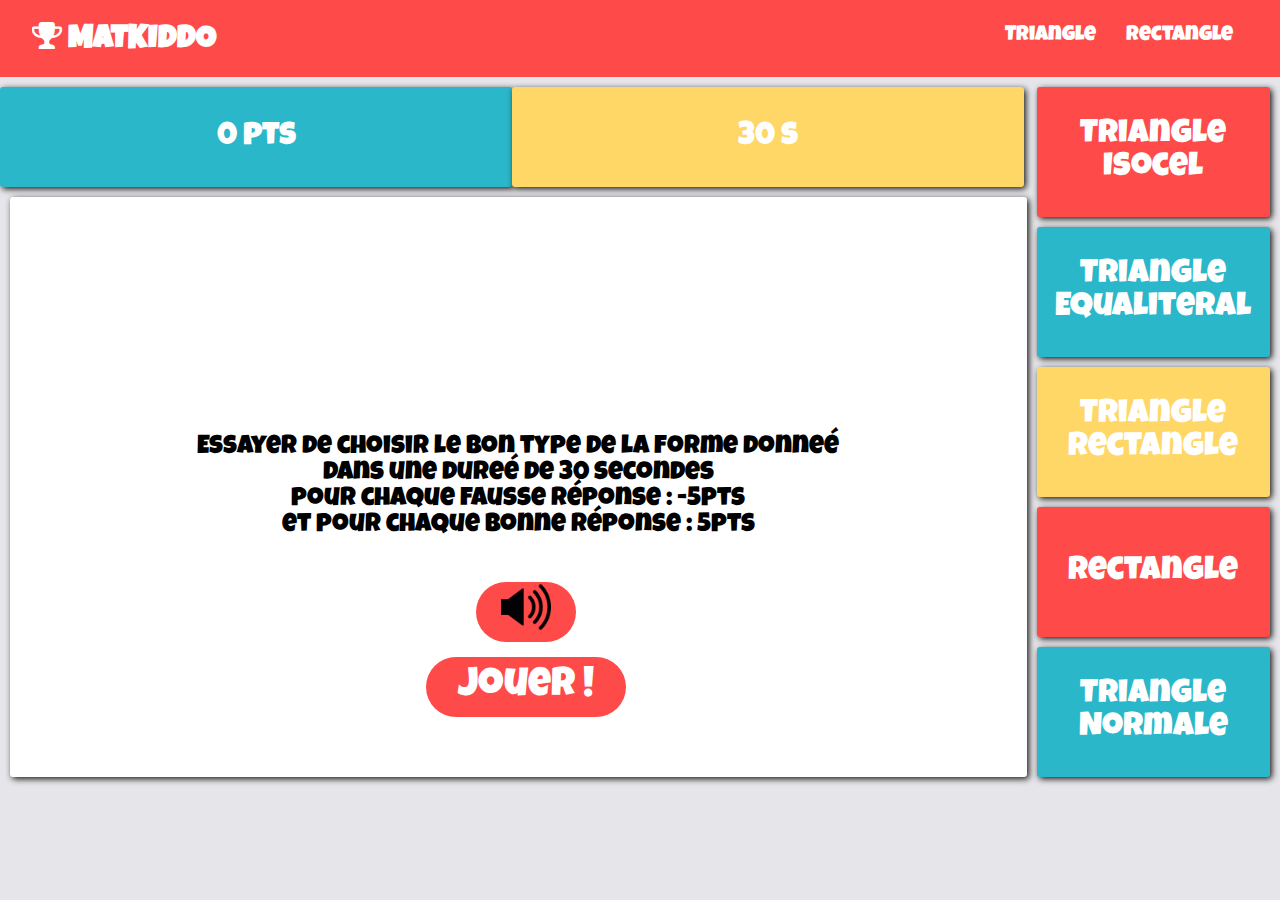
<file: View/game/Jouer.html>
<!DOCTYPE html>
<html lang="en">
<head>
  <meta charset="UTF-8">
  <meta name="viewport" content="width=device-width, initial-scale=1.0">
  <link rel="stylesheet" href="https://cdnjs.cloudflare.com/ajax/libs/font-awesome/4.7.0/css/font-awesome.min.css">
  <link rel="stylesheet" href="../css/style.css">
  <title>Joue</title>
</head>
<body>
  <header>
    <div class="container">
      <div class="nav">
        <h2><span><i class="fa fa-trophy" aria-hidden="true"></i></span> MATKIDDO</h2>
        <nav>
          <ul>
            <li><a href="../Triangle/learn/LearnTriangles.html">Triangle</a> </li>
            <li><a href="../Rectangle/learn/LearnRectangle.html">Rectangle</a></li>
          </ul>
        </nav>
      </div>
    </div>
  </header>
  <div style="display: flex;align-items: center">
  <div class="options" style="background-color: #2AB7CA;height: 100px;width: 40%">
    <p id="score" style="font-size: 32px">0 pts</p>
  </div>
  <div class="options" style="background-color: #FED766;height: 100px;width: 40%">
    <p id="timer" style="font-size: 32px">30 s</p>
  </div>
  </div>
  <div class="wrapper" >
    <div class="equation" id="intro">
      Essayer de choisir le bon type de la forme donneé <br>dans une dureé de 30 secondes<br>pour chaque fausse réponse : -5pts<br>
      et pour chaque bonne réponse : 5pts
      <button style="margin-top: 400px;margin-right: -50px;cursor: pointer;width: 200px;font-size: 2.5rem;"  id="play" > Jouer !</button>
      <button id="voice" style="margin-top: 250px;width: 100px;cursor: pointer">
        <img src="../sources/volume-level.png" width="50px" >
      </button>
    </div>
    <div class="answer-options" style="margin-top: -110px">
      <div class="options response" id="Isocele" style="background-color: #FE4A49;height: 130px" >
        <p id="option1"> Triangle Isocel</p>
      </div>
      <div class="options response" id="Equaliteral" style="background-color: #2AB7CA;height: 130px">
        <p id="option2"> Triangle Equaliteral</p>
      </div>
      <div class="options response" id="TriangleRectangle" style="background-color: #FED766;height: 130px">
        <p id="option3">Triangle Rectangle</p>
      </div>
      <div class="options response" id="Rectangle" style="background-color: #FE4A49;height: 130px">
        <p id="option4">Rectangle</p>
      </div>
      <div class="options response" id="Normal" style="background-color: #2AB7CA;height: 130px">
        <p id="option5">Triangle Normale</p>
      </div>
    </div>
  </div>

  <script src="../js/jquery.min.js"></script>
  <script src="../js/game1.js" sync></script>
<script>


  $('#play').click(function (){
    $('#intro').html(`<div class="wrapper" ><canvas id="canvas" style="background: url('../sources/25348.jpg');background-size: cover" class="equation"></canvas></div>`);
    const canvas = document.getElementById("canvas");
    const ctx = canvas.getContext("2d");

    canvas.height = 580;
    canvas.width = 1100;
      generateShape(ctx);
      play(ctx);

  })
var on = false;
  var voice = new Audio('../sources/8f0a841d-c88b-4496-bc7a-dc09a0e2d6d5.mp3');

  $('#voice').click(function (){
    on = !on;
    if (on){
      voice.play();
    }
    else {
      voice.pause();
    }
  })
</script>
</body>

</html>
</file>
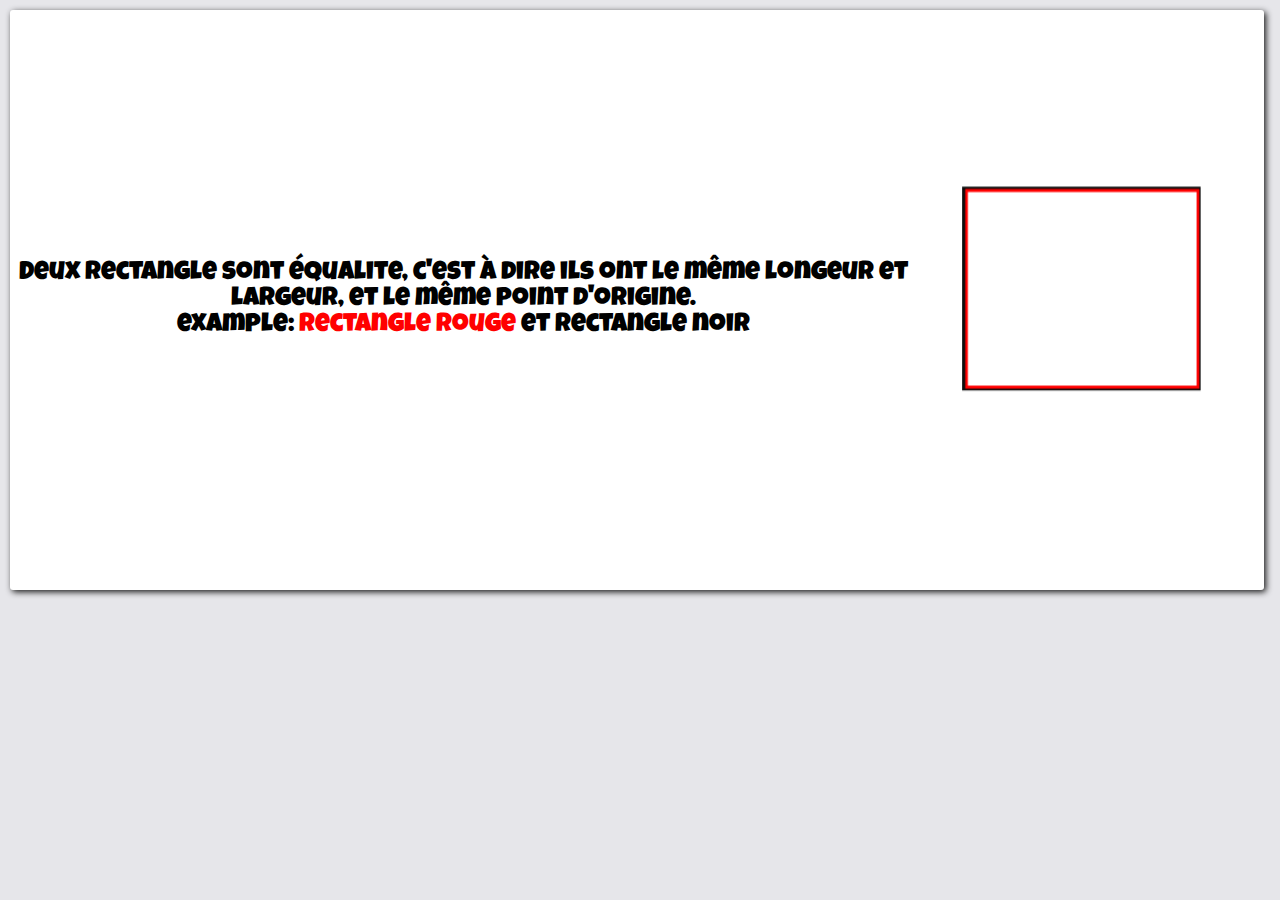
<file: View/Rectangle/learn/Equalite.html>
<!DOCTYPE html>
<html lang="en">

<head>
  <meta charset="UTF-8">
  <meta name="viewport" content="width=device-width, initial-scale=1.0">
  <link rel="stylesheet" href="https://cdnjs.cloudflare.com/ajax/libs/font-awesome/4.7.0/css/font-awesome.min.css">
  <link rel="stylesheet" href="../../css/style.css">
  <title></title>
</head>

<body>

    <div class="equation" style="width: 98%;height: 580px">
      <h6 style="display: none">equalite</h6>
      <p>Deux rectangle sont équalite, c'est à dire ils ont le même longeur
         et largeur, et le même point d'origine.<br>
          example: <shape style="color: red;">rectangle rouge</shape> et <shape style="color: black;"> rectangle noir</shape></shape></p>
        <img style="width: 330px;height:270px;margin-left: 3px;margin-right: 15px;"
         src="../../sources/equalite.png">
    </div>
</body>

</html>
</file>
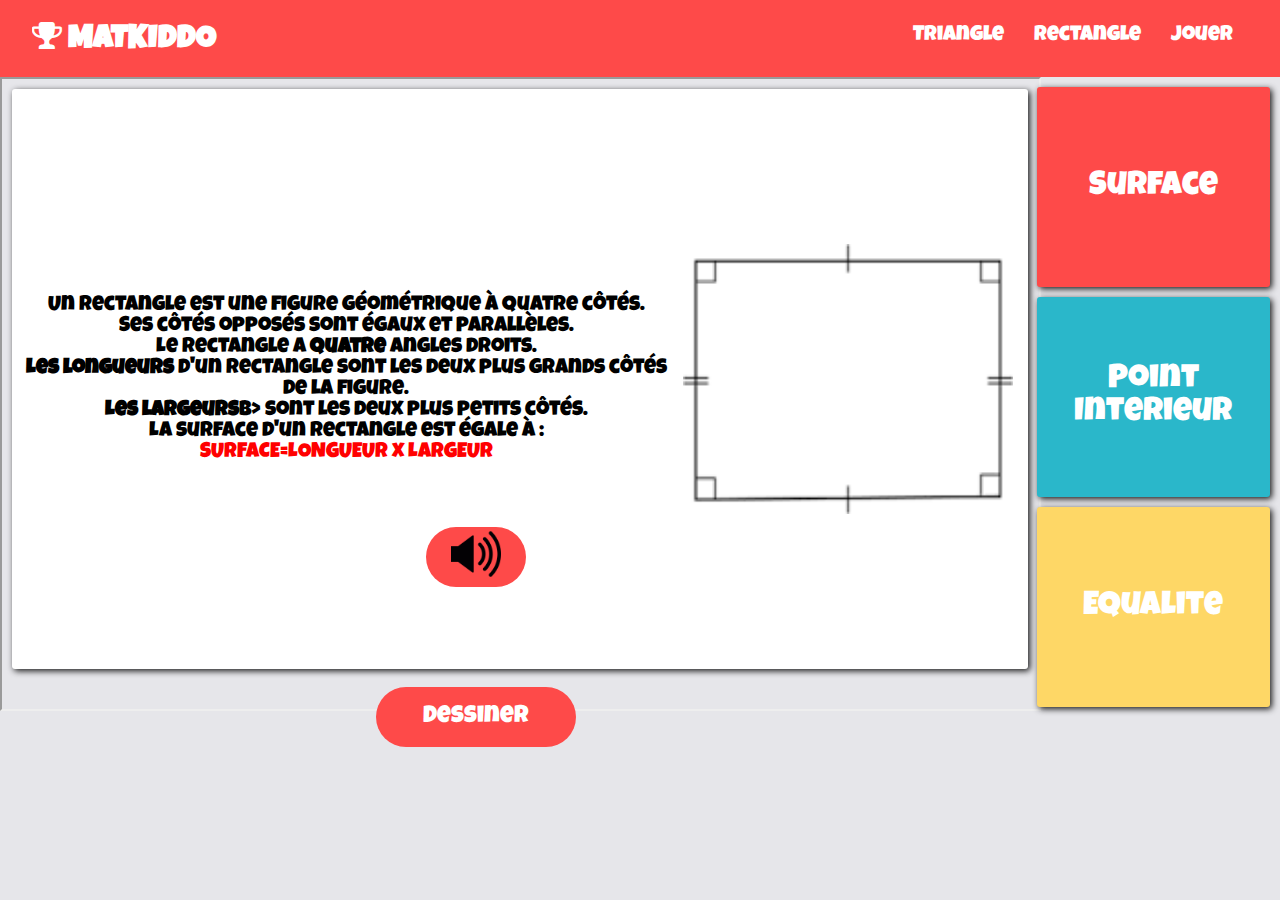
<file: View/Rectangle/learn/LearnRectangle.html>
<!DOCTYPE html>
<html lang="en">

<head>
  <meta charset="UTF-8">
  <meta name="viewport" content="width=device-width, initial-scale=1.0">
  <link rel="stylesheet" href="https://cdnjs.cloudflare.com/ajax/libs/font-awesome/4.7.0/css/font-awesome.min.css">
  <link rel="stylesheet" href="../../css/style.css">
  <title></title>
</head>

<body>
<header>
  <div class="container">
    <div class="nav">
      <h2><span><i class="fa fa-trophy" aria-hidden="true"></i></span> MATKIDDO</h2>
      <nav>
        <ul>
          <li><a href="../../Triangle/learn/LearnTriangles.html">Triangle</a> </li>
          <li><a href="../../Rectangle/learn/LearnRectangle.html">Rectangle</a></li>
          <li><a href="../../game/Jouer.html">Jouer</a></li>
        </ul>
      </nav>
    </div>
  </div>
</header>
<div class="wrapper">
   <iframe id="frame" src="RectangleSurface.html" width="100%" height="100%"></iframe>
  <button id="voice" style="margin-top: 450px;margin-right:50px;width: 100px;cursor: pointer">
    <img src="../../sources/volume-level.png" width="50px" >
  </button>
  <div class="answer-options">
    <div class="options" id="RectangleSurface" style="background-color: #FE4A49;">
      <p >Surface</p>
    </div>
    <div class="options" id="PointInterieur" style="background-color: #2AB7CA;">
      <p>Point<br/>Interieur</p>
    </div>
    <div class="options" id="Equalite" style="background-color: #FED766;">
      <p>Equalite</p>
    </div>
  </div>
</div>
<button style="margin-top: -20px;cursor: pointer" id="draw">Dessiner</button>
<script src="../../js/jquery.min.js"></script>
<script src="../../js/learnRectangle.js"></script>
</body>

</html>
</file>
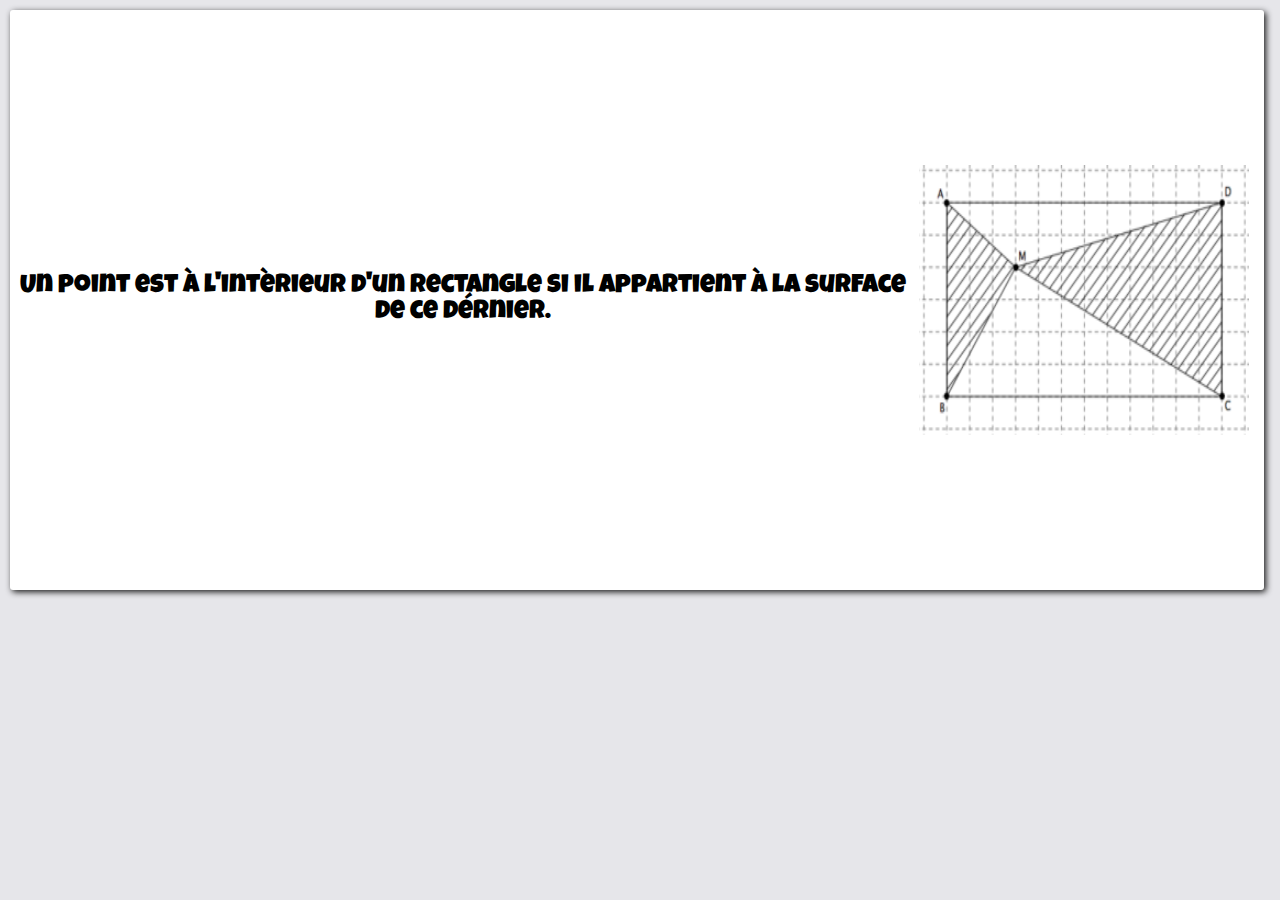
<file: View/Rectangle/learn/PointInterieur.html>
<!DOCTYPE html>
<html lang="en">

<head>
  <meta charset="UTF-8">
  <meta name="viewport" content="width=device-width, initial-scale=1.0">
  <link rel="stylesheet" href="https://cdnjs.cloudflare.com/ajax/libs/font-awesome/4.7.0/css/font-awesome.min.css">
  <link rel="stylesheet" href="../../css/style.css">
  <title></title>
</head>

<body>
  <div class="equation" style="width: 98%;height: 580px">
    <h6 style="display: none">PointInterieur</h6>
    <p>Un point est à l'intèrieur d'un rectangle si il appartient 
      à la surface de ce dérnier. </p>
    <img style="width: 330px;height:270px;margin-left: 3px;margin-right: 15px;" src="../../sources/pointInterieur.png">
  </div>
</body>

</html>
</file>
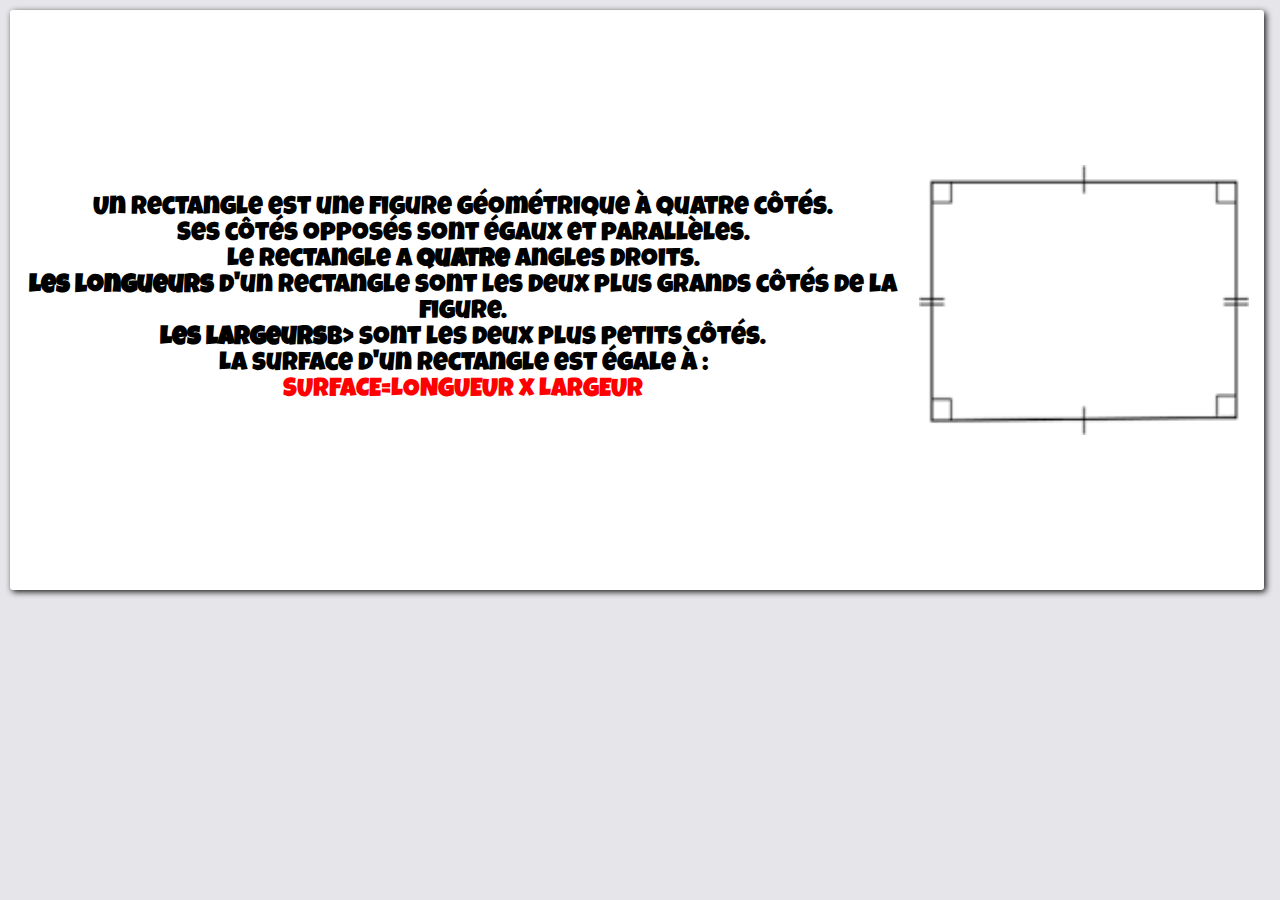
<file: View/Rectangle/learn/RectangleSurface.html>
<!DOCTYPE html>
<html lang="en">

<head>
  <meta charset="UTF-8">
  <meta name="viewport" content="width=device-width, initial-scale=1.0">
  <link rel="stylesheet" href="https://cdnjs.cloudflare.com/ajax/libs/font-awesome/4.7.0/css/font-awesome.min.css">
  <link rel="stylesheet" href="../../css/style.css">
  <title></title>
</head>

<body>
  <div class="equation" style="width: 98%;height: 580px">
    <h6 style="display: none">Surface</h6>
    <p>Un rectangle est une figure géométrique à quatre côtés.<br/>
    Ses côtés opposés sont égaux et parallèles.<br/>
    Le rectangle a <b>quatre</b> angles droits.<br/>
    <b>Les longueurs</b> d'un rectangle sont les deux plus grands côtés de la figure.<br/>
    <b>Les largeurs</b>b> sont les deux plus petits côtés.<br/>
    La surface d'un rectangle est égale à :<br/>
    <formule style="color: red;">SURFACE=LONGUEUR x LARGEUR</formule></p>
    <img style="width: 330px;height:270px;margin-left: 3px;margin-right: 15px;" src="../../sources/rectangle.png">
  </div>
</body>

</html>
</file>
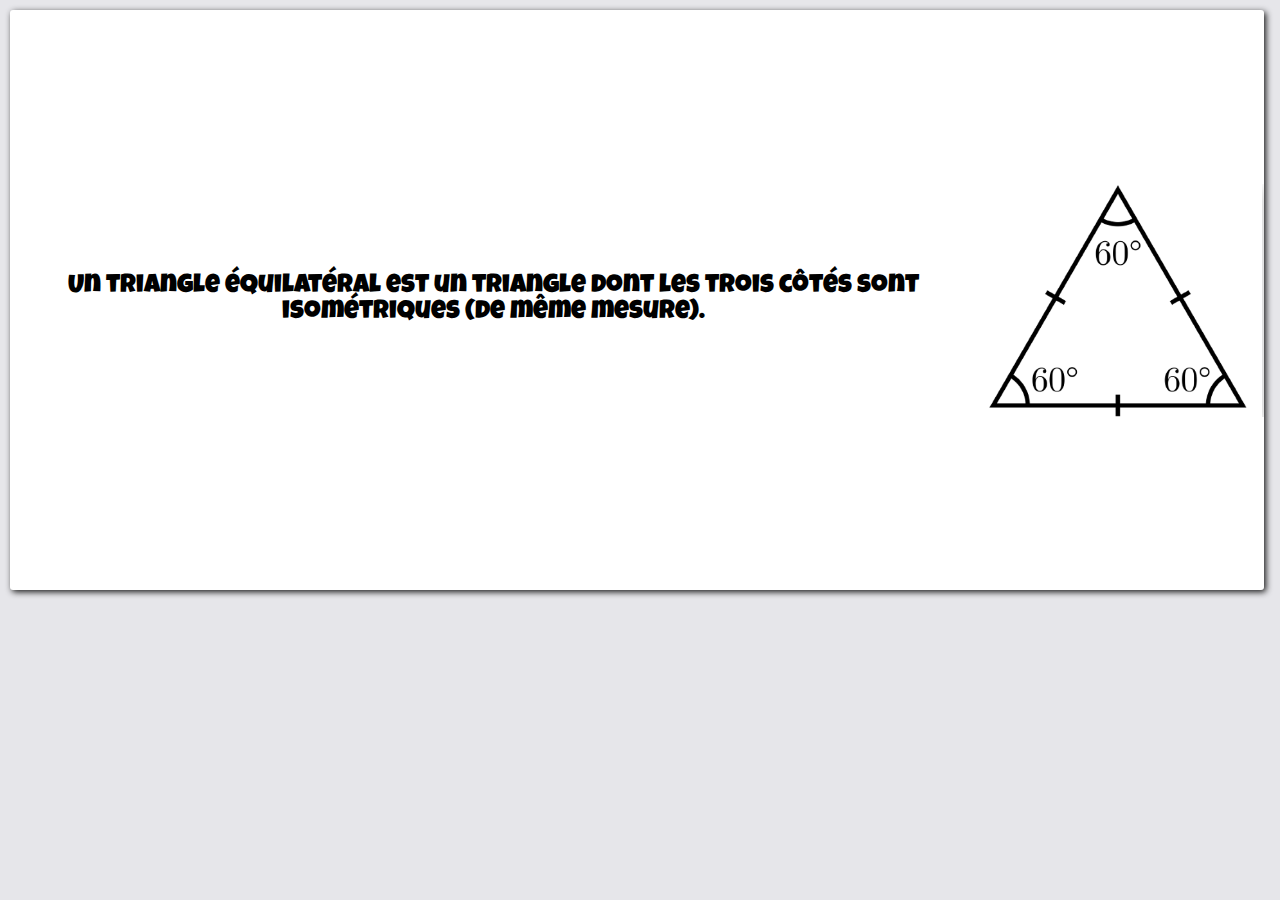
<file: View/Triangle/learn/Equaliteral.html>
<!DOCTYPE html>
<html lang="en">

<head>
  <meta charset="UTF-8">
  <meta name="viewport" content="width=device-width, initial-scale=1.0">
  <link rel="stylesheet" href="https://cdnjs.cloudflare.com/ajax/libs/font-awesome/4.7.0/css/font-awesome.min.css">
  <link rel="stylesheet" href="../../css/style.css">
  <title></title>
</head>

<body>

    <div class="equation" style="width: 98%;height: 580px">
      <h6 style="display: none">équilatéral</h6>
      <p>Un triangle équilatéral est un triangle
         dont les trois côtés sont isométriques (de même mesure). </p>
        <img src="../../sources/Tequal.png">
    </div>
</body>

</html>
</file>
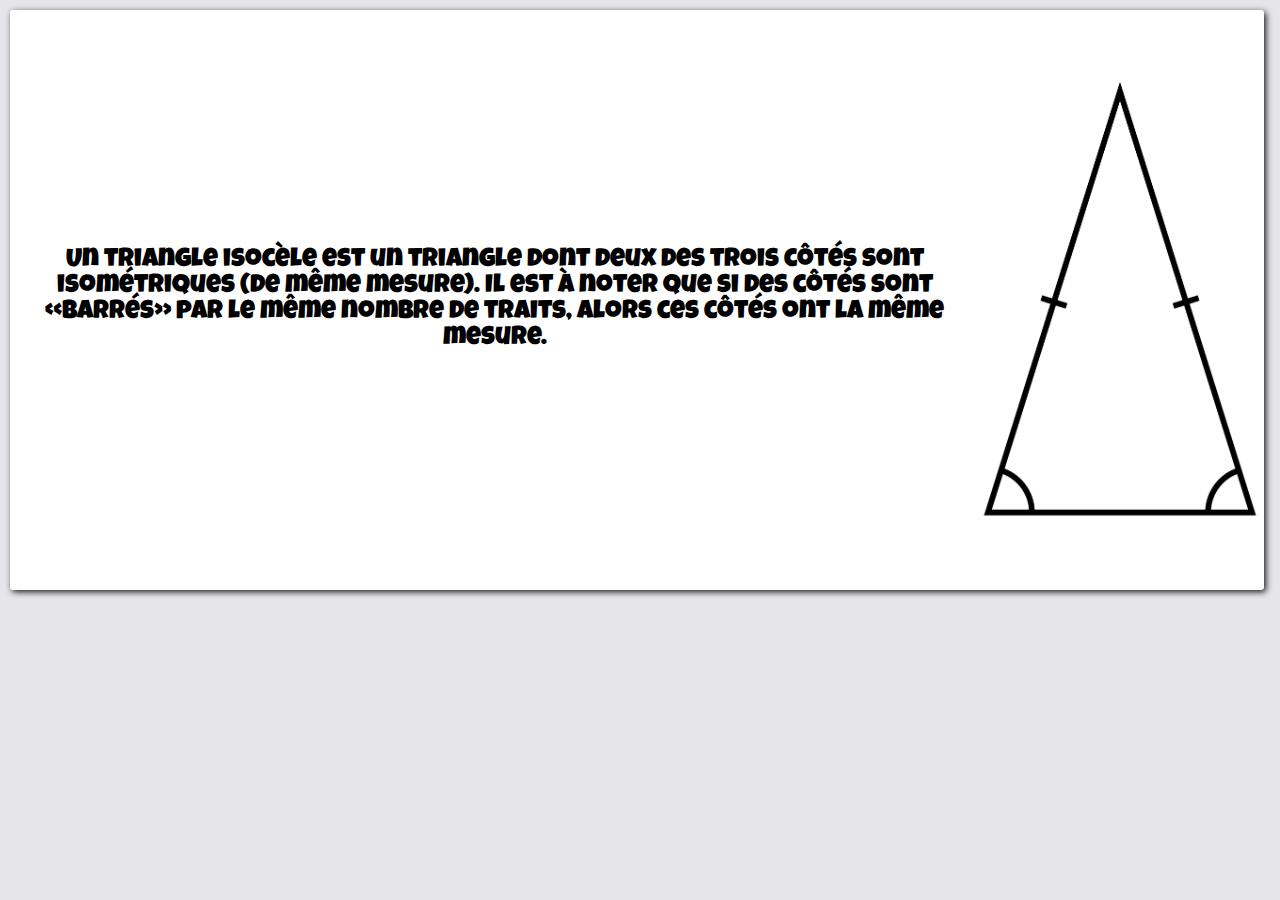
<file: View/Triangle/learn/Isocele.html>
<!DOCTYPE html>
<html lang="en">

<head>
  <meta charset="UTF-8">
  <meta name="viewport" content="width=device-width, initial-scale=1.0">
  <link rel="stylesheet" href="https://cdnjs.cloudflare.com/ajax/libs/font-awesome/4.7.0/css/font-awesome.min.css">
  <link rel="stylesheet" href="../../css/style.css">
  <title></title>
</head>

<body>
<div class="equation" style="width: 98%;height: 580px">
  <h6 style="display: none">isocele</h6>
  <p>Un triangle isocèle est un triangle dont
     deux des trois côtés sont isométriques (de même mesure).
     Il est à noter que si des côtés sont «barrés» par le même
      nombre de traits, alors ces côtés ont la même mesure. </p>
        <img src="../../sources/Tisocele.png">
    </div>
</body>

</html>
</file>
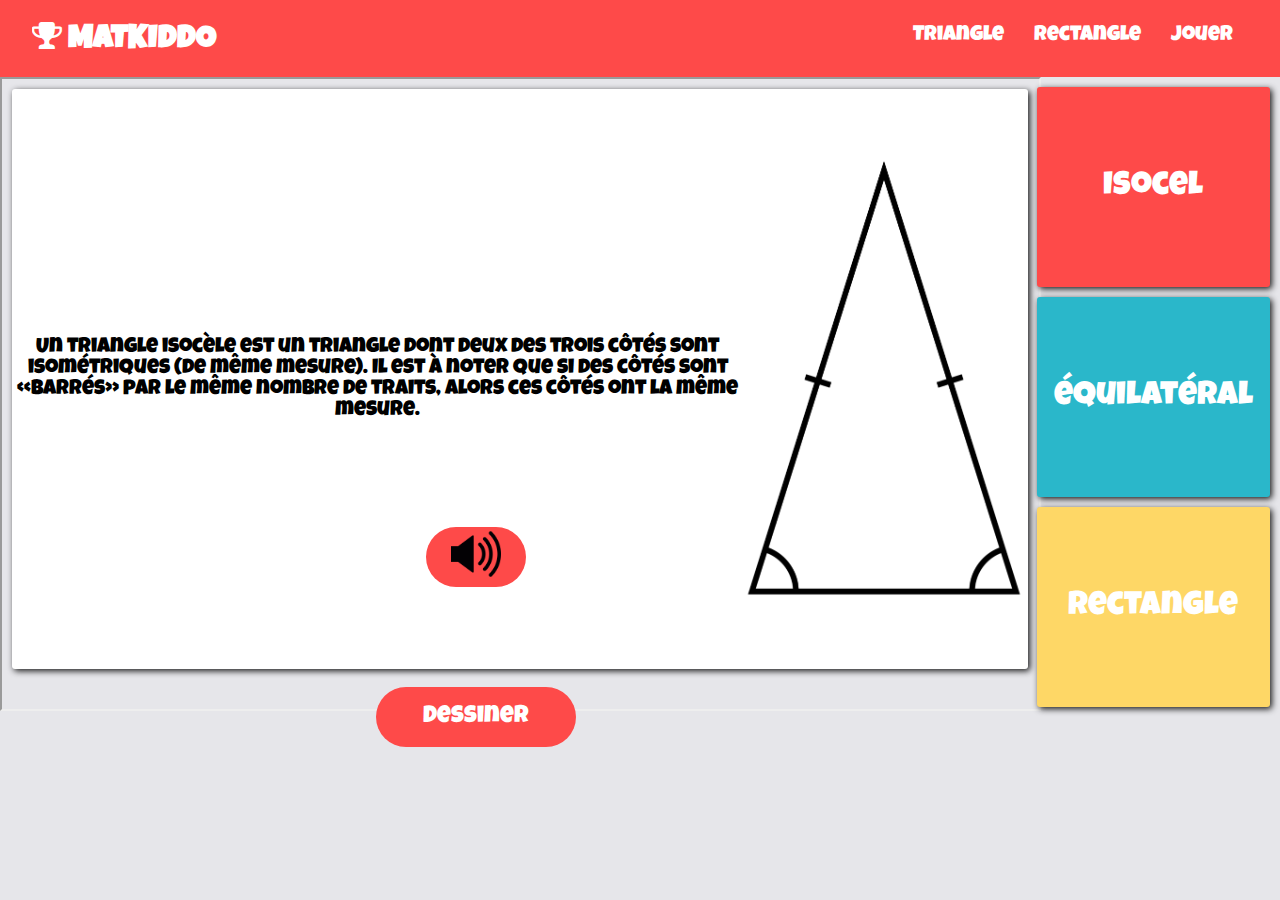
<file: View/Triangle/learn/LearnTriangles.html>
<!DOCTYPE html>
<html lang="en">

<head>
  <meta charset="UTF-8">
  <meta name="viewport" content="width=device-width, initial-scale=1.0">
  <link rel="stylesheet" href="https://cdnjs.cloudflare.com/ajax/libs/font-awesome/4.7.0/css/font-awesome.min.css">
  <link rel="stylesheet" href="../../css/style.css">
  <title></title>
</head>

<body>
<header>
  <div class="container">
    <div class="nav">
      <h2><span><i class="fa fa-trophy" aria-hidden="true"></i></span> MATKIDDO</h2>
      <nav>
        <ul>
          <li><a href="../learn/LearnTriangles.html">Triangle</a> </li>
          <li><a href="../../Rectangle/learn/LearnRectangle.html">Rectangle</a></li>
          <li><a href="../../game/Jouer.html">Jouer</a></li>
        </ul>
      </nav>
    </div>
  </div>
</header>
<div class="wrapper">
   <iframe id="frame" src="Isocele.html" width="100%" height="100%"></iframe>
  <button id="voice" style="margin-top: 450px;margin-right:50px;width: 100px;cursor: pointer">
  <img src="../../sources/volume-level.png" width="50px" >
</button>
  <div class="answer-options">
    <div class="options" id="Isocele" style="background-color: #FE4A49;">
      <p >Isocel</p>
    </div>
    <div class="options" id="Equaliteral" style="background-color: #2AB7CA;">
      <p >équilatéral</p>
    </div>
    <div class="options" id="TriangleRectangle" style="background-color: #FED766;">
      <p >Rectangle</p>
    </div>
  </div>
</div>

<button style="margin-top: -20px;cursor: pointer" id="draw">Dessiner</button>
<script src="../../js/jquery.min.js"></script>
<script src="../../js/learnPageScript.js"></script>
</body>

</html>
</file>
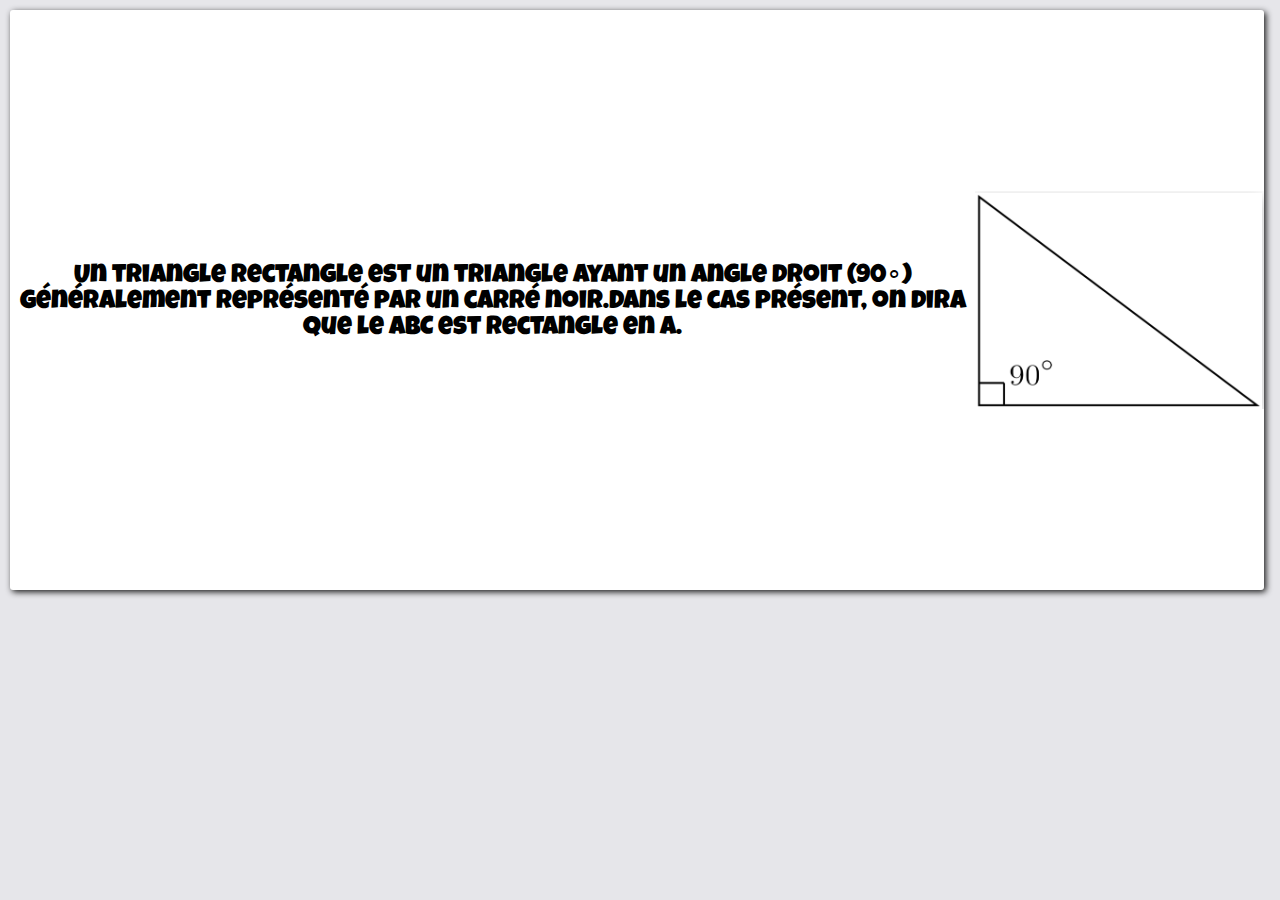
<file: View/Triangle/learn/TriangleRectangle.html>
<!DOCTYPE html>
<html lang="en">

<head>
  <meta charset="UTF-8">
  <meta name="viewport" content="width=device-width, initial-scale=1.0">
  <link rel="stylesheet" href="https://cdnjs.cloudflare.com/ajax/libs/font-awesome/4.7.0/css/font-awesome.min.css">
  <link rel="stylesheet" href="../../css/style.css">
  <title></title>
</head>

<body>
    <div class="equation" style="width: 98%;height: 580px">
      <h6 style="display: none">rectangle</h6>
      <p>Un triangle rectangle est un triangle ayant un angle droit (90∘)
         généralement représenté par un carré noir.Dans le cas présent, on dira que le
         ABC est rectangle en A.</p>
         <img src="../../sources/Trec.png">
    </div>
</body>

</html>
</file>
<file: View/css/style.css>
@import url('https://fonts.googleapis.com/css2?family=Luckiest+Guy&display=swap');

*{
  padding: 0;
  margin: 0;
}
body{
  font-family: 'Luckiest Guy', cursive;
  background-color: #E6E6EA;
}

header{
  background: #FE4A49;
}

.container{
  width: 95%;
  margin: auto;
}

.nav{
  overflow: hidden;
  background:#FE4A49;
  color: #fff;
  padding: 20px 0;
}

.nav h2{
  font-size: 2rem;
  float: left;
}

nav{
  float: right;
}

nav ul{
  list-style-type: none;
}

nav li{
  font-size: 1.3rem;
  margin-top: 5px;
  float: left;
  padding: 0 15px;
}

nav a, button a, .options a{
  text-decoration: none;
  color: #fff;
}
.current a::after{
  content: '-';
  font-size: 4px;
  background-color: white;
  display: block;
}

.wrapper{
  display: grid;
  grid-template-columns: 81% 19%;
}

.equation{
  display: flex;
  justify-content: center;
  align-items: center;
  box-shadow: 2px 2px 6px 0px rgba(0, 0, 0, 0.9);
  font-size: 2vw;
  background: #fff;
  border-radius: 3px;
  text-align: center;
  margin: 10px 10px 0px 10px;
}
.answer-options{
  font-size: 5.2vw;
  margin-right: 10px;
}

.options p{ 
  font-size: 0.5em;
  text-align: center;
}
.options{
  display: flex;
  justify-content: center;
  align-items: center;
  cursor: pointer;
  border-radius: 3px;
  margin-top: 10px;
  color: #fff;
  height: 200px;
  transition: 2s;
  box-shadow: 2px 2px 6px 0px rgba(0, 0, 0, 0.9);
}

@media(max-width:768px){
  .nav h2{
    font-size: 1.5rem;
    float: none;
    text-align: center;
  }
  nav{
    float: none;
    display: flex;
    justify-content: center;
  }
  nav li{
    font-size: 1rem;
  }
  .equation{
    flex-direction: column;
  }
  img{
    width: 200px;
    height: 200px;
  }
  .equation p{
    padding: 10px;
    font-size: 1.2rem;
  } 
  button{
    left: 20%;
  }
}

@media(max-width:480px){
  .nav h2{
    float: none;
    text-align: center;
  }
  .equation p{
    display: inline;
    padding: 10px;
    
  } 
  img{
    width: 150px;
    height: 150px;
  }
  nav li{
    font-size: .8rem;
  }  
}
button{
  position: absolute;
  margin-top: 10px;
  border-radius: 30px;
  height: 60px;
  font-family: 'Luckiest Guy', cursive;
  border: none;
  width: 200px;
  font-size: 1.5em;
  right: 55%;
  color: white;
  background-color: #FE4A49;
}
</file>
